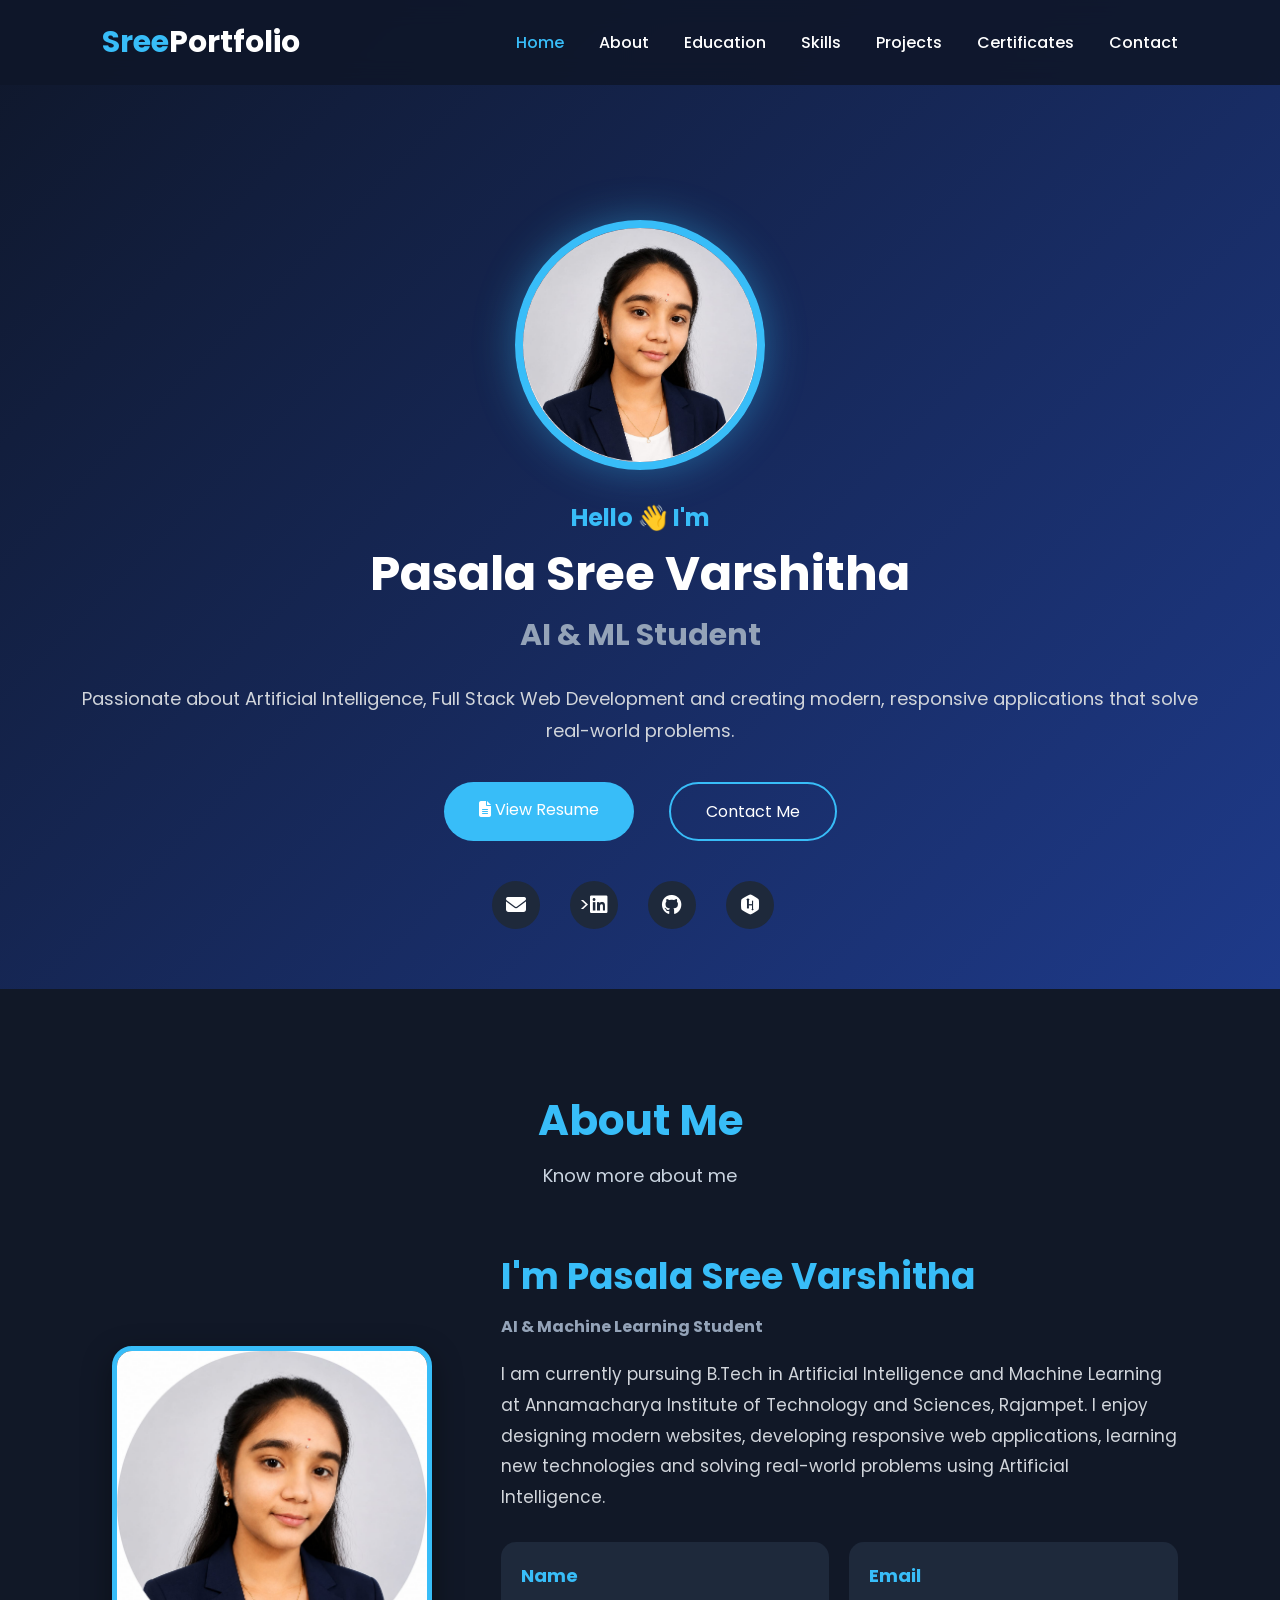
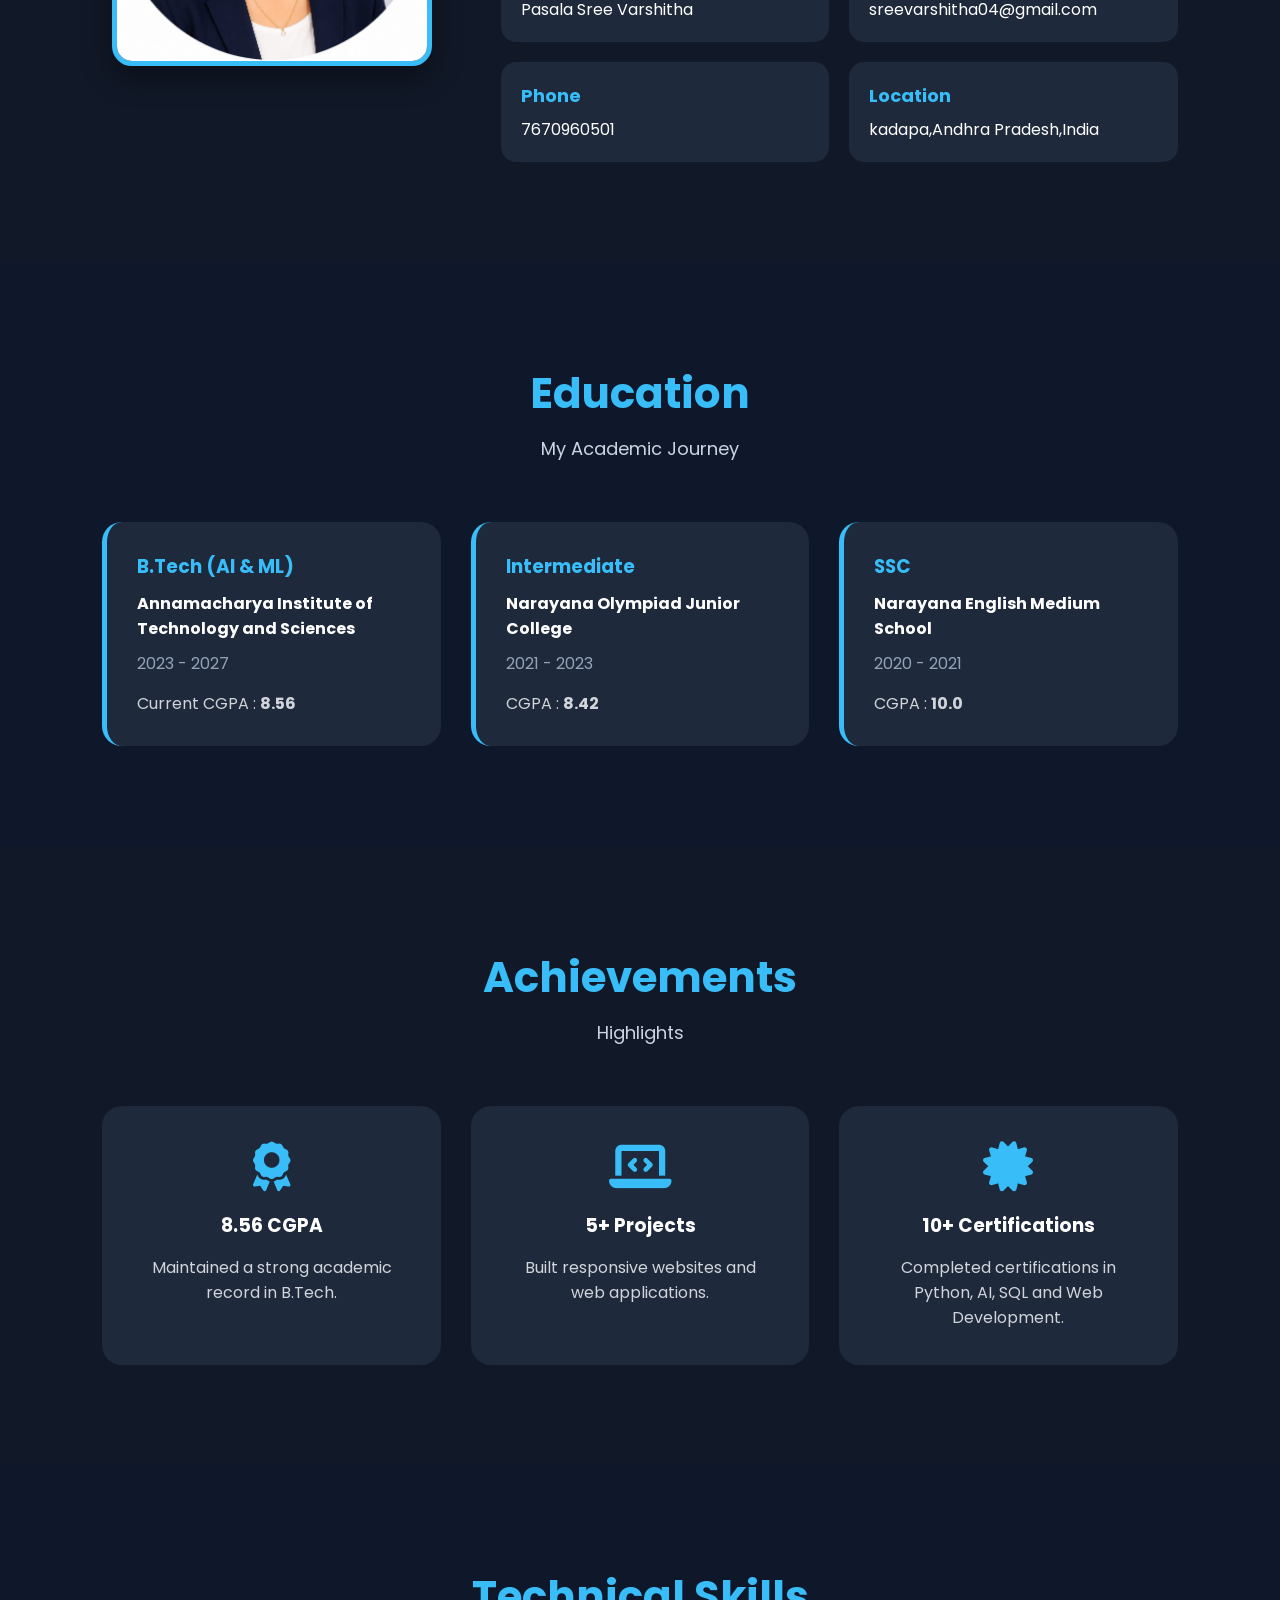
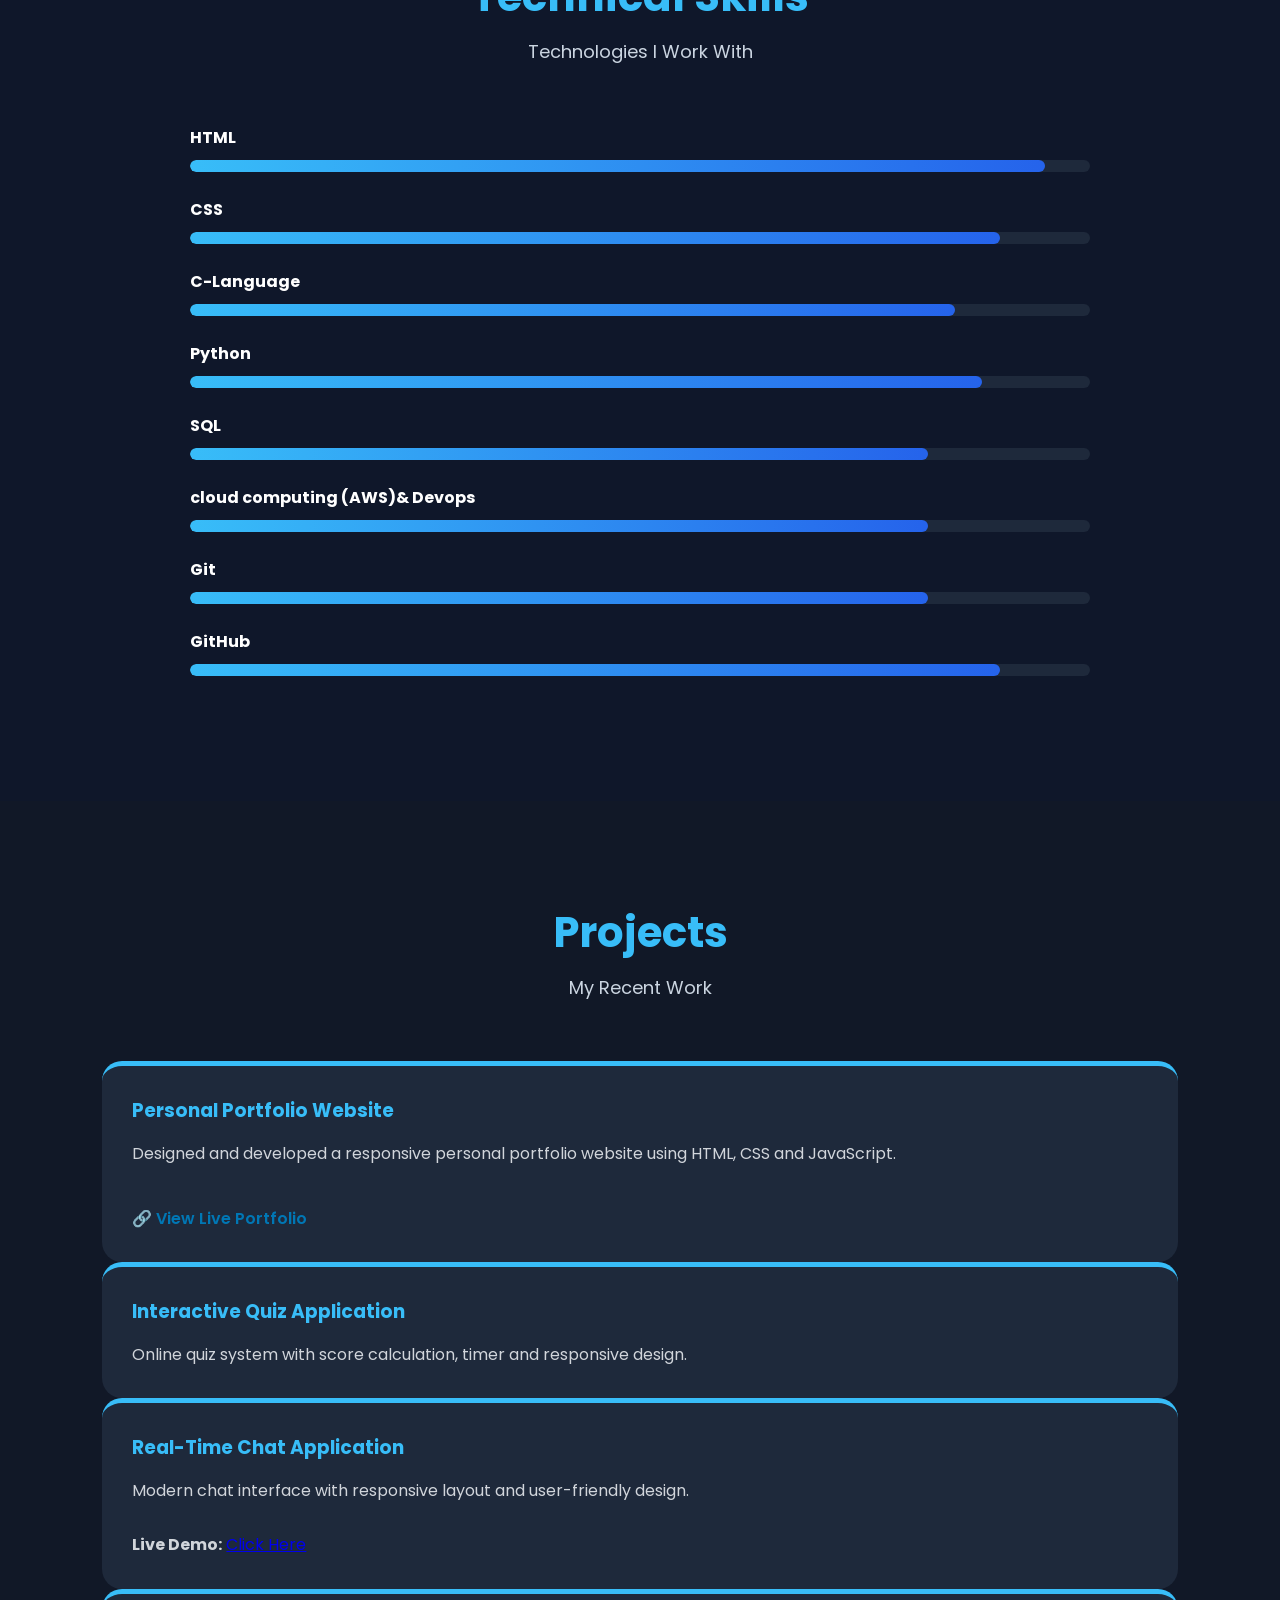
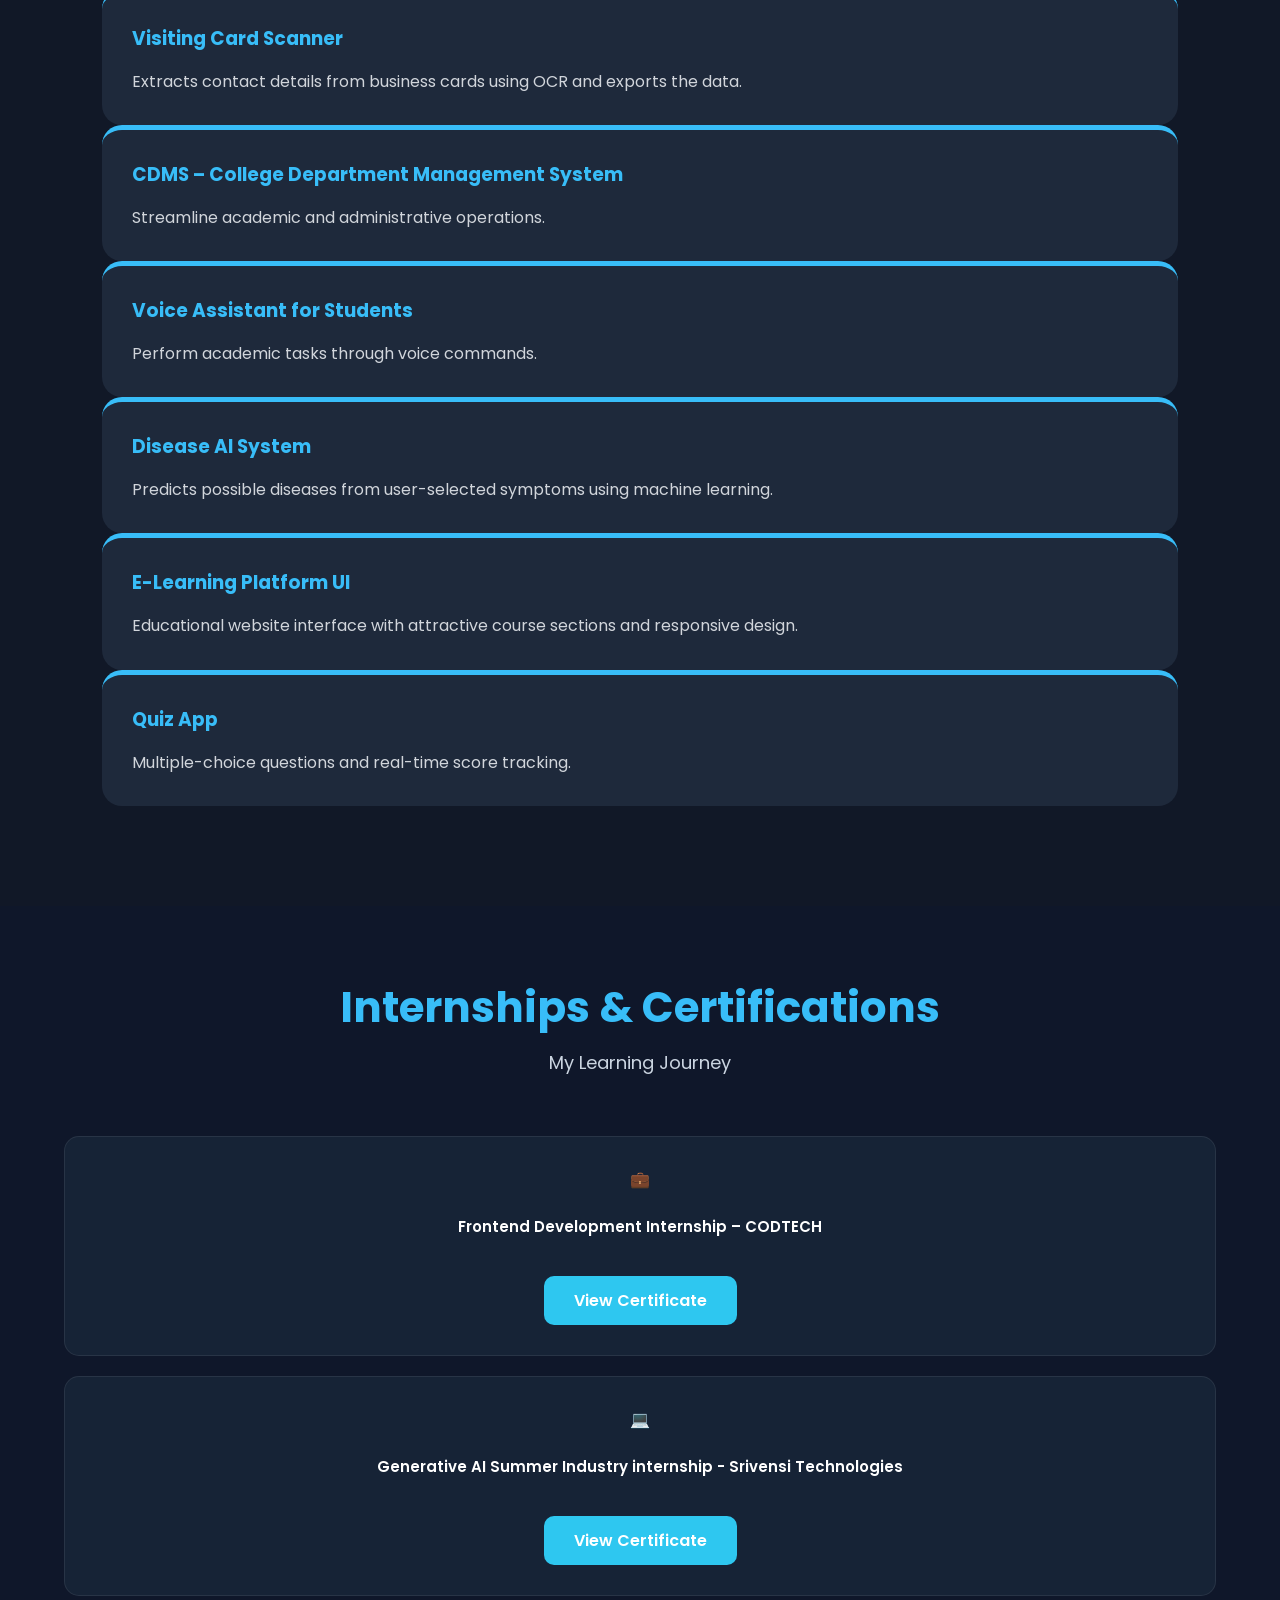
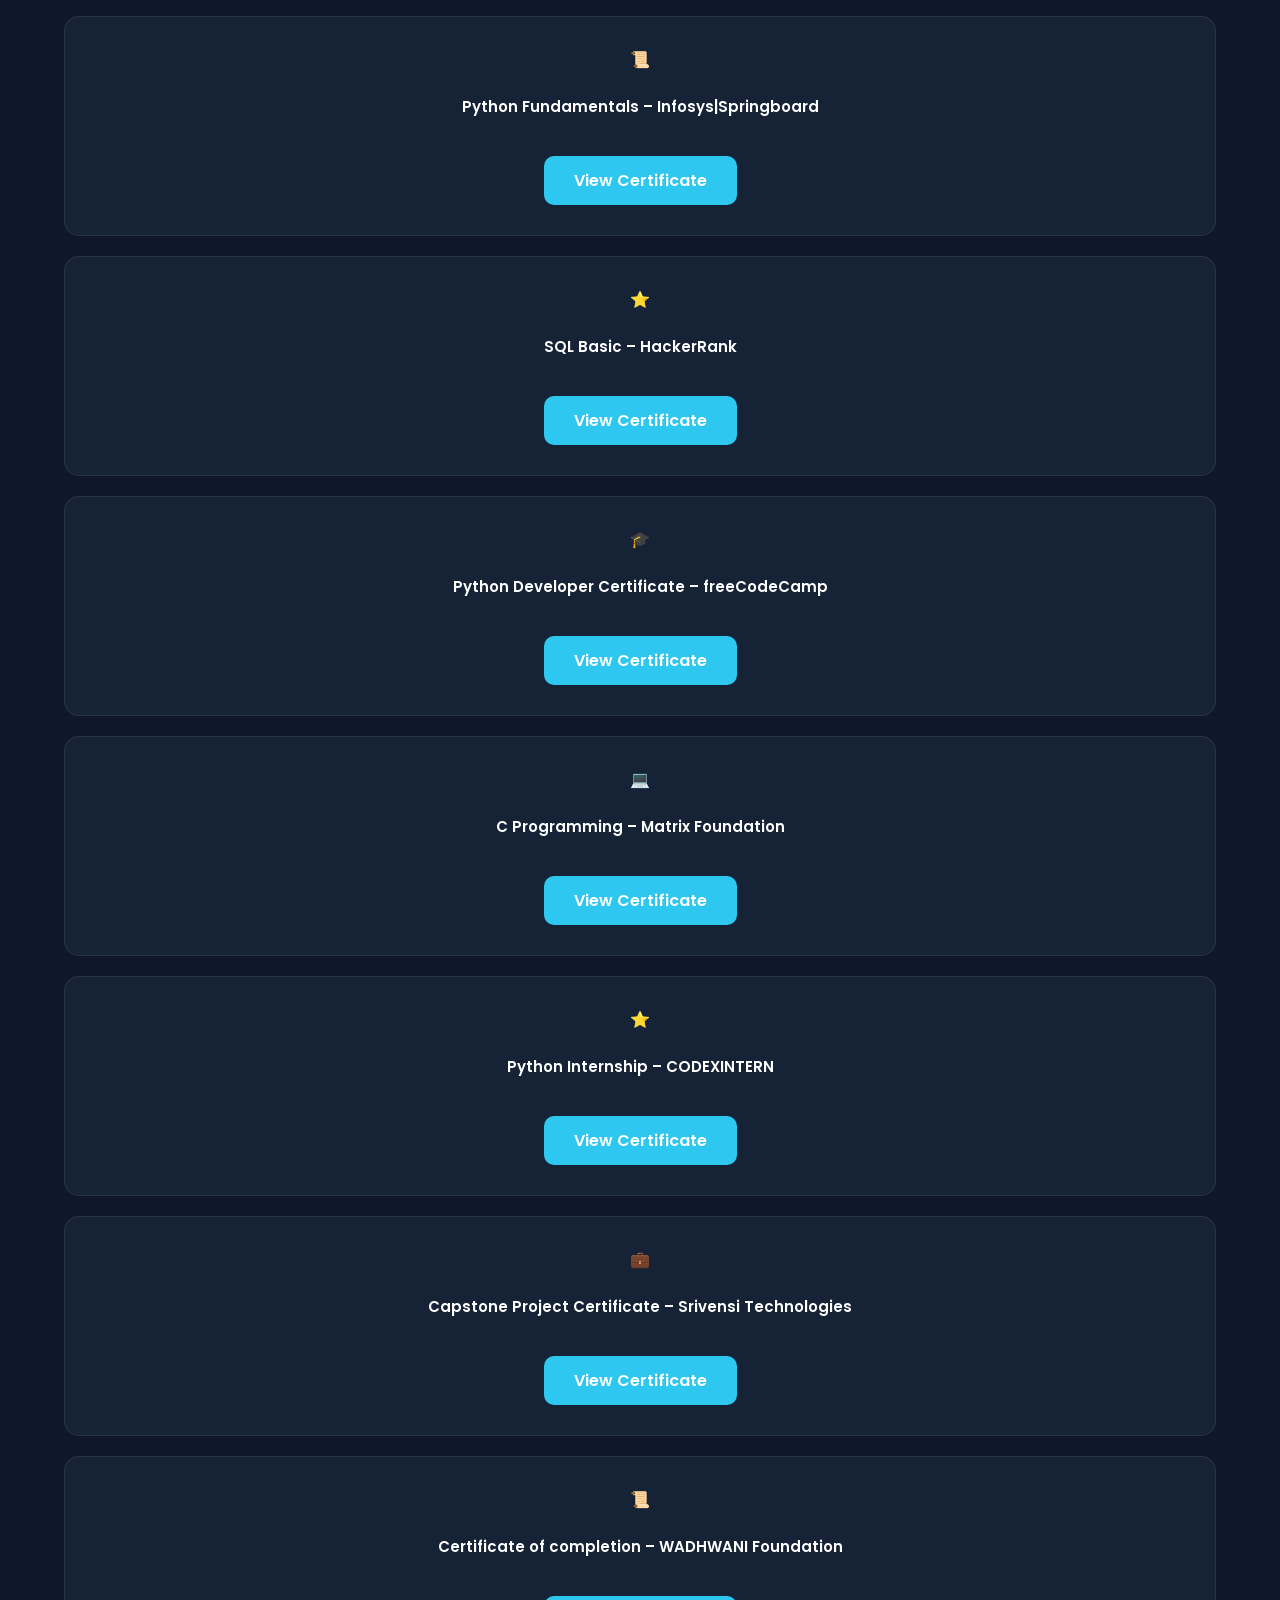
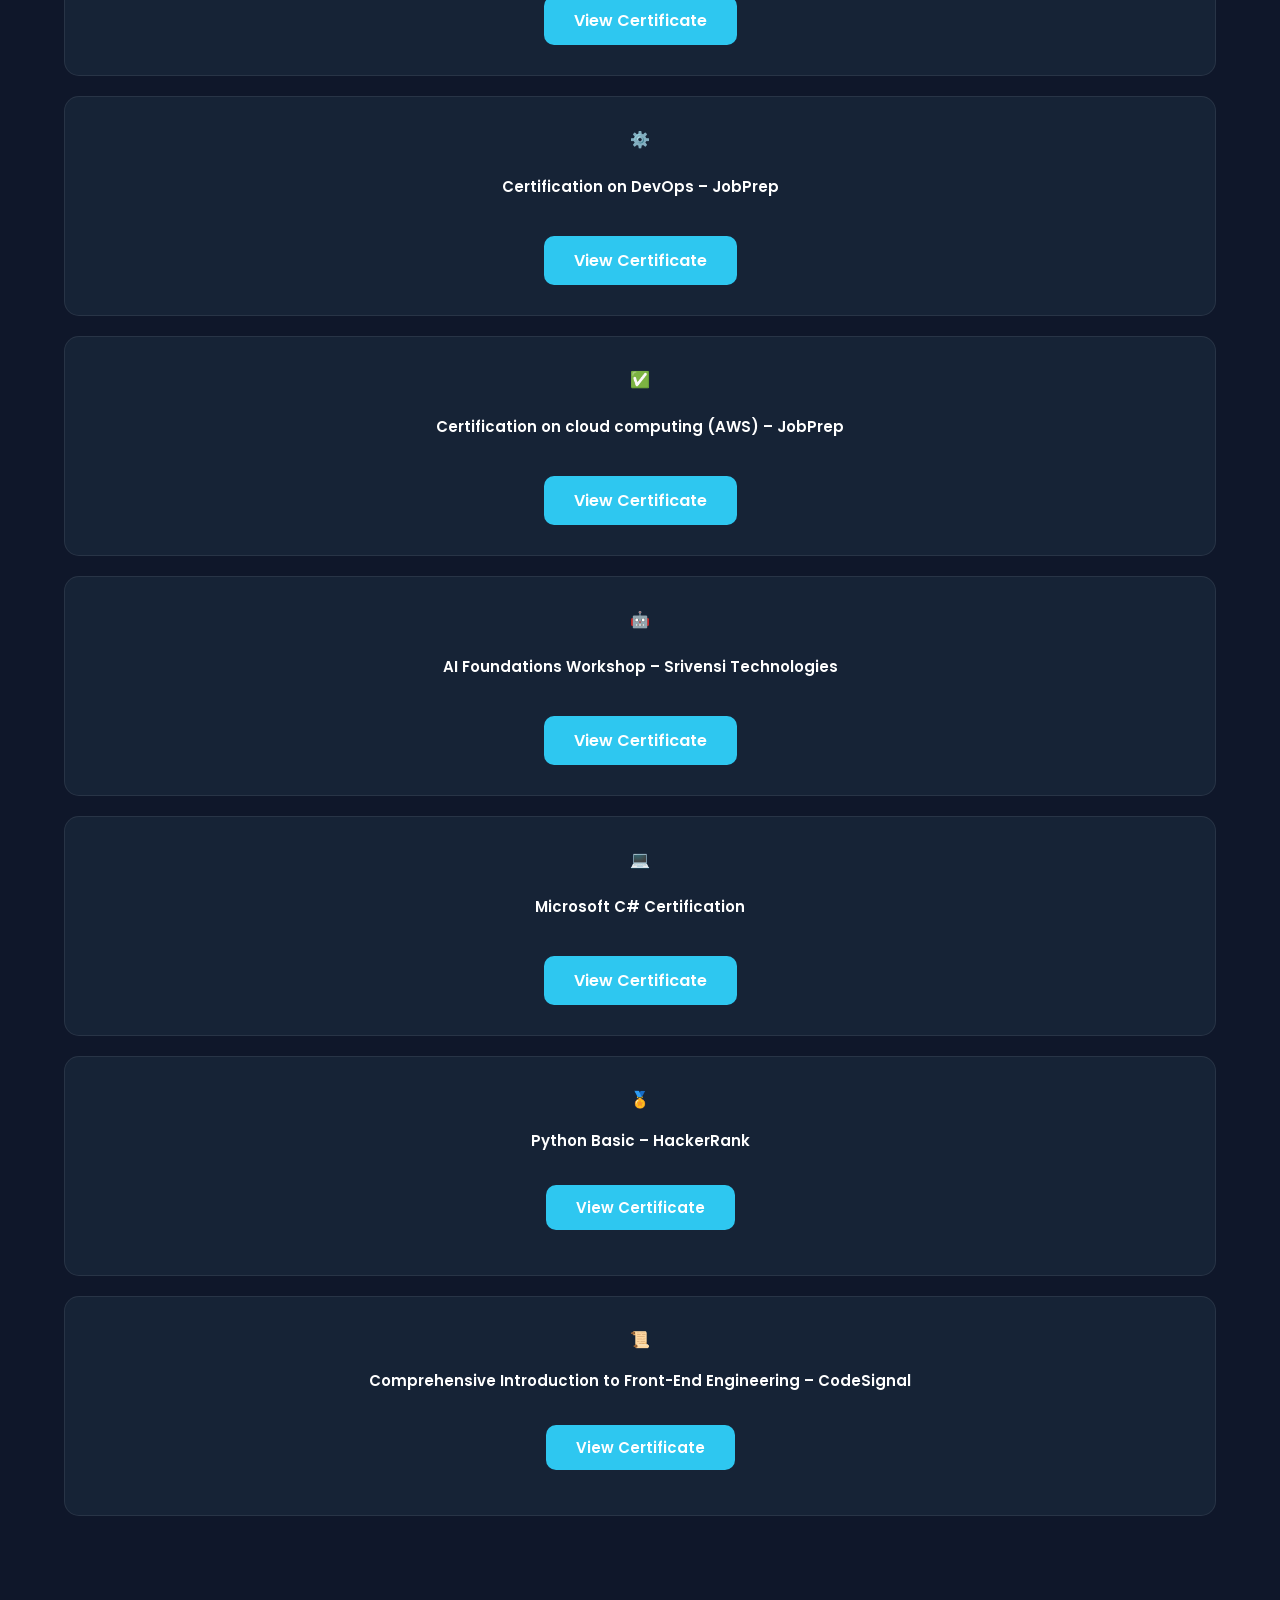
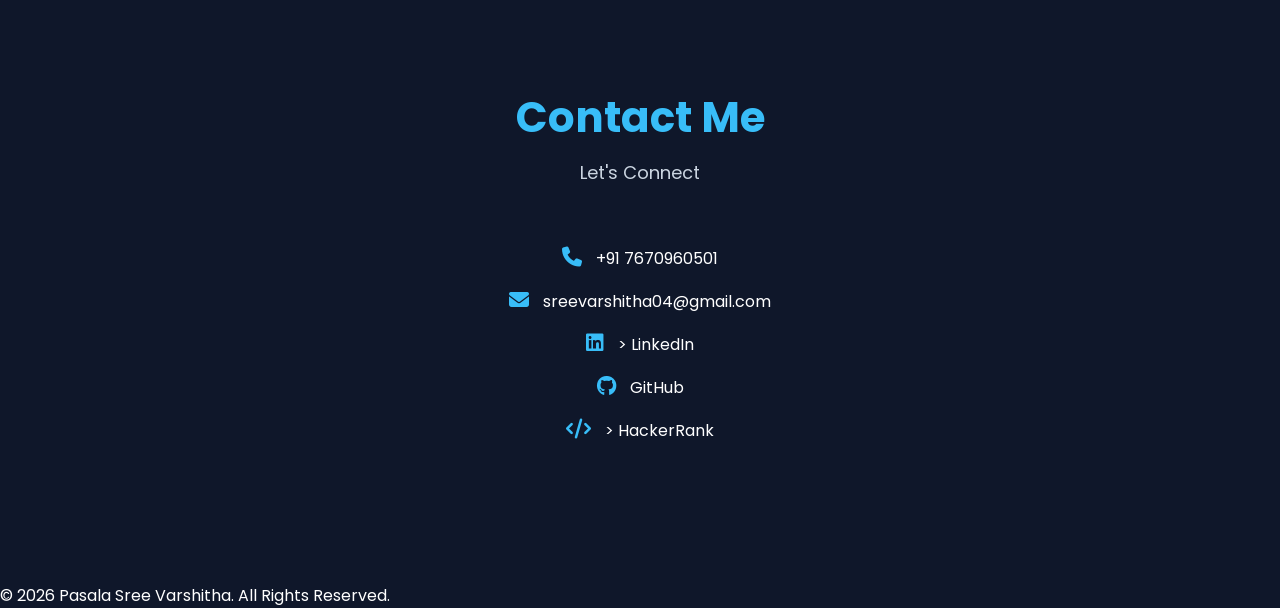
<file: index.html>
<!DOCTYPE html>
<html lang="en">

<head>
    <meta charset="UTF-8">
    <meta name="viewport" content="width=device-width, initial-scale=1.0">

    <title>Pasala Sree Varshitha | Portfolio</title>

    <link rel="stylesheet" href="style.css">

    <!-- Google Fonts -->
    <link href="https://fonts.googleapis.com/css2?family=Poppins:wght@300;400;500;600;700&display=swap"
        rel="stylesheet">

    <!-- Font Awesome -->
    <link rel="stylesheet"
        href="https://cdnjs.cloudflare.com/ajax/libs/font-awesome/6.7.2/css/all.min.css">
</head>

<body>

    <!-- ================= NAVBAR ================= -->

    <header>

        <div class="logo">
            <span>Sree</span>Portfolio
        </div>

        <nav>

            <ul>

                <li><a href="#home" class="active">Home</a></li>

                <li><a href="#about">About</a></li>

                <li><a href="#education">Education</a></li>

                <li><a href="#skills">Skills</a></li>

                <li><a href="#projects">Projects</a></li>

                <li><a href="#certificates">Certificates</a></li>

                <li><a href="#contact">Contact</a></li>

            </ul>

        </nav>

    </header>

    <!-- ================= HERO ================= -->

    <section id="home">

        <div class="hero-text">

            <h3>Hello 👋 I'm</h3>

            <h1>Pasala Sree Varshitha</h1>

            <h2>Artificial Intelligence & Machine Learning Student</h2>

            <p>

                Passionate about Artificial Intelligence,
                Full Stack Web Development and creating
                modern, responsive applications that solve
                real-world problems.

            </p>

            <div class="hero-buttons">

              <a href="resume.html" class="btn">
    <i class="fa-solid fa-file-lines"></i> View Resume
</a>

                <a href="#contact" class="btn2">

                    Contact Me

                </a>

            </div>

            <div class="social-icons">

                <a href="mailto:sreevarshitha04@gmail.com"
   aria-label="Send email to Sree Varshitha">
    <i class="fa-solid fa-envelope"></i>
</a>

                <a href="https://www.linkedin.com/in/sree-varshitha-b7a58634a"
                    target="_blank"rel="noopener noreferrer"aria-label="LinkedIn">
>

                    <i class="fa-brands fa-linkedin"></i>

                </a>

                <a href="https://share.google/8bji7VA4BEp9nvl1W"
                    target="_blank"rel="noopener noreferrer" aria-label="GitHub">

                    <i class="fa-brands fa-github"></i>

                </a>

                <a href="https://share.google/CAUwmeHQj0K6RYN7b"
                    target="_blank"rel="noopener noreferrer" aria-label="HackerRank">

                    <i class="fa-brands fa-hackerrank"></i>

                </a>

            </div>

        </div>

        <div class="hero-image">

            <img src="profile.jpeg"
                alt="Pasala Sree Varshitha">

        </div>

    </section>
	    <!-- ================= ABOUT ================= -->

    <section id="about">

        <div class="section-title">

            <h2>About Me</h2>

            <p>Know more about me</p>

        </div>

        <div class="about-container">

            <div class="about-image">

                <img src="profile.jpeg" alt="Profile">

            </div>

            <div class="about-content">

                <h3>I'm Pasala Sree Varshitha</h3>

                <h4>AI & Machine Learning Student</h4>

                <p>

                    I am currently pursuing B.Tech in Artificial Intelligence
                    and Machine Learning at Annamacharya Institute of
                    Technology and Sciences, Rajampet.

                    I enjoy designing modern websites, developing responsive
                    web applications, learning new technologies and solving
                    real-world problems using Artificial Intelligence.

                </p>

                <div class="about-details">

                    <div class="detail-box">

                        <h5>Name</h5>

                        <span>Pasala Sree Varshitha</span>

                    </div>

                    <div class="detail-box">

                        <h5>Email</h5>

                        <span>sreevarshitha04@gmail.com</span>

                    </div>

                    <div class="detail-box">

                        <h5>Phone</h5>

                        <span>7670960501</span>

                    </div>

                    <div class="detail-box">

                        <h5>Location</h5>

                        <span>kadapa,Andhra Pradesh,India</span>

                    </div>

                </div>

            </div>

        </div>

    </section>


    <!-- ================= EDUCATION ================= -->

    <section id="education">

        <div class="section-title">

            <h2>Education</h2>

            <p>My Academic Journey</p>

        </div>

        <div class="education-container">

            <div class="education-card">

                <h3>B.Tech (AI & ML)</h3>

                <h4>Annamacharya Institute of Technology and Sciences</h4>

                <span>2023 - 2027</span>

                <p>Current CGPA : <strong>8.56</strong></p>

            </div>

            <div class="education-card">

                <h3>Intermediate</h3>

                <h4>Narayana Olympiad Junior College</h4>

                <span>2021 - 2023</span>

                <p>CGPA : <strong>8.42</strong></p>

            </div>

            <div class="education-card">

                <h3>SSC</h3>

                <h4>Narayana English Medium School</h4>

                <span>2020 - 2021</span>

                <p>CGPA : <strong>10.0</strong></p>

            </div>

        </div>

    </section>


    <!-- ================= ACHIEVEMENTS ================= -->

    <section id="achievements">

        <div class="section-title">

            <h2>Achievements</h2>

            <p>Highlights</p>

        </div>

        <div class="achievement-container">

            <div class="achievement-card">

                <i class="fa-solid fa-award"></i>

                <h3>8.56 CGPA</h3>

                <p>Maintained a strong academic record in B.Tech.</p>

            </div>

            <div class="achievement-card">

                <i class="fa-solid fa-laptop-code"></i>

                <h3>5+ Projects</h3>

                <p>Built responsive websites and web applications.</p>

            </div>

            <div class="achievement-card">

                <i class="fa-solid fa-certificate"></i>

                <h3>10+ Certifications</h3>

                <p>Completed certifications in Python, AI, SQL and Web Development.</p>

            </div>

        </div>

    </section>
	    <!-- ================= SKILLS ================= -->

    <section id="skills">

        <div class="section-title">

            <h2>Technical Skills</h2>

            <p>Technologies I Work With</p>

        </div>

        <div class="skills-container">

            <div class="skill">
                <h4>HTML</h4>
                <div class="progress">
                    <div class="progress-bar html"></div>
                </div>
            </div>

            <div class="skill">
                <h4>CSS</h4>
                <div class="progress">
                    <div class="progress-bar css"></div>
                </div>
            </div>

            <div class="skill">
                <h4>C-Language</h4>
                <div class="progress">
                    <div class="progress-bar js"></div>
                </div>
            </div>

            <div class="skill">
                <h4>Python</h4>
                <div class="progress">
                    <div class="progress-bar python"></div>
                </div>
            </div>

            <div class="skill">
                <h4>SQL</h4>
                <div class="progress">
                    <div class="progress-bar sql"></div>
                </div>
            </div>
			<div class="skill">
                <h4>cloud computing (AWS)& Devops</h4>
                <div class="progress">
                    <div class="progress-bar sql"></div>
                </div>
            </div>
			<div class="skill">
                <h4>Git</h4>
                <div class="progress">
                    <div class="progress-bar sql"></div>
                </div>
            </div>
		

            <div class="skill">
                <h4>GitHub</h4>
                <div class="progress">
                    <div class="progress-bar github"></div>
                </div>
            </div>

        </div>

    </section>


    <!-- ================= PROJECTS ================= -->

    <section id="projects">

        <div class="section-title">

            <h2>Projects</h2>

            <p>My Recent Work</p>

        </div>

        <div class="projects-container">

    <div class="project-card">

        <h3>Personal Portfolio Website</h3>

        <p>
            Designed and developed a responsive personal portfolio
            website using HTML, CSS and JavaScript.
            <br><br>
            <a href="https://my-portfolio-three-bice-83.vercel.app/"
               target="_blank"
               rel="noopener noreferrer"
               class="project-link">
                🔗 View Live Portfolio
            </a>
        </p>

    </div>

</div>
            <div class="project-card">

                <h3>Interactive Quiz Application</h3>

                <p>
                    Online quiz system with score calculation,
                    timer and responsive design.
                </p>

            </div>

            <div class="project-card">
    <h3>Real-Time Chat Application</h3>

    <p>
        Modern chat interface with responsive layout
        and user-friendly design.
        <br><br>
        <strong>Live Demo:</strong>
        <a href="https://syncchat-1.vercel.app/" target="_blank">
            Click Here
        </a>
    </p>
</div>
		<div class="project-card">

                <h3>Visiting Card Scanner</h3>

                <p>
                  Extracts contact details from business cards using OCR and exports the data.
                </p>

            </div>
		<div class="project-card">

                <h3>CDMS – College Department Management System</h3>

                <p>
                    Streamline academic and administrative operations.
                </p>

            </div>
		<div class="project-card">

                <h3>Voice Assistant for Students </h3>

                <p>
                    Perform academic tasks through voice commands.
                </p>

            </div>
		<div class="project-card">

                <h3>Disease AI System</h3>

                <p>
					Predicts possible diseases from user-selected symptoms using machine learning.
                </p>

            </div>


            <div class="project-card">

                <h3>E-Learning Platform UI</h3>

                <p>
                    Educational website interface with attractive
                    course sections and responsive design.
                </p>

            </div>
		<div class="project-card">

                <h3>Quiz App</h3>

                <p>
                  Multiple-choice questions and real-time score tracking.
                </p>

            </div>

        </div>

    </section>


    <!-- ================= CERTIFICATIONS ================= -->

    <section id="certificates">

        <div class="section-title">

            <h2>Internships & Certifications</h2>

            <p>My Learning Journey</p>

        </div>

        <div class="certificate-container">

            <div class="certificate-card">
			<div class="certificate-icon"> 💼 </div>

    <h3>Frontend Development Internship – CODTECH</h3>

    <a href="codtech.jpeg"
       target="_blank"
       rel="noopener noreferrer"
       class="certificate-btn">
        View Certificate
    </a>

</div>
<div class="certificate-card">
<div class="certificate-icon"> 💻 </div>

    <h3>Generative AI Summer Industry internship - Srivensi Technologies</h3>

    <a href="gen ai.jpeg"
       target="_blank"
       rel="noopener noreferrer"
       class="certificate-btn">
        View Certificate
    </a>

</div>
<div class="certificate-card">
<div class="certificate-icon"> 📜 </div>

    <h3>Python Fundamentals – Infosys|Springboard</h3>

    <a href="python fundamentals.jpeg"
       target="_blank"
       rel="noopener noreferrer"
       class="certificate-btn">
        View Certificate
    </a>

</div>

            <div class="certificate-card">
			<div class="certificate-icon"> ⭐ </div>

    <h3>SQL Basic – HackerRank</h3>

    <a href="sql hackerrank.jpeg"
       target="_blank"
       rel="noopener noreferrer"
       class="certificate-btn">
        View Certificate
    </a>

</div>
			<div class="certificate-card">
			<div class="certificate-icon"> 🎓 </div>

    <h3>Python Developer Certificate – freeCodeCamp</h3>

    <a href="freecodecamp.jpeg"
       target="_blank"
       rel="noopener noreferrer"
       class="certificate-btn">
        View Certificate
    </a>

</div>

            <div class="certificate-card">
			<div class="certificate-icon"> 💻 </div>

    <h3>C Programming – Matrix Foundation</h3>

    <a href="c.jpeg"
       target="_blank"
       rel="noopener noreferrer"
       class="certificate-btn">
        View Certificate
    </a>

</div>
			<div class="certificate-card">
			<div class="certificate-icon"> ⭐ </div>

    <h3>Python Internship – CODEXINTERN</h3>

    <a href="python certificate.jpeg"
       target="_blank"
       rel="noopener noreferrer"
       class="certificate-btn">
        View Certificate
    </a>
	</div>
			<div class="certificate-card">
			<div class="certificate-icon"> 💼 </div>

    <h3>Capstone Project Certificate – Srivensi Technologies</h3>

    <a href="capstone.jpeg"
       target="_blank"
       rel="noopener noreferrer"
       class="certificate-btn">
        View Certificate
    </a>
	</div>
	<div class="certificate-card">
			<div class="certificate-icon"> 📜 </div>

    <h3>Certificate of completion – WADHWANI Foundation</h3>

    <a href="wadhwani.jpeg"
       target="_blank"
       rel="noopener noreferrer"
       class="certificate-btn">
        View Certificate
    </a>
	</div>
	<div class="certificate-card">
	<div class="certificate-icon"> ⚙️ </div>

    <h3>Certification on DevOps – JobPrep</h3>
	

    <a href="devops.jpeg"
       target="_blank"
       rel="noopener noreferrer"
       class="certificate-btn">
        View Certificate
    </a>

</div>
			<div class="certificate-card">
			<div class="certificate-icon"> ✅ </div>

    <h3>Certification on cloud computing (AWS) – JobPrep</h3>

    <a href="aws.jpeg"
       target="_blank"
       rel="noopener noreferrer"
       class="certificate-btn">
        View Certificate
    </a>

</div>

            <div class="certificate-card">
			<div class="certificate-icon">🤖</div>
                <h3>AI Foundations Workshop – Srivensi Technologies</h3>
				<a href="ai.jpeg"
       target="_blank"
       rel="noopener noreferrer"
       class="certificate-btn">
        View Certificate
    </a>
				
            </div>

            <div class="certificate-card">
			<div class="certificate-icon"> 💻 </div>
                <h3>Microsoft C# Certification</h3>
				<a href="microsoft.jpeg"
       target="_blank"
       rel="noopener noreferrer"
       class="certificate-btn">
        View Certificate
    </a>
				
            </div>
			<div class="certificate-card">
			<div class="certificate-icon"> 🏅  </div>
                <h3>Python Basic – HackerRank<h3>
				<a href="basic.jpeg"
       target="_blank"
       rel="noopener noreferrer"
       class="certificate-btn">
        View Certificate
    </a>
				
            </div>
			<div class="certificate-card">
			<div class="certificate-icon"> 📜 </div>
                <h3>Comprehensive Introduction to Front-End Engineering – CodeSignal<h3>
				
				<a href="comprehensive.jpeg"
       target="_blank"
       rel="noopener noreferrer"
       class="certificate-btn">
        View Certificate
    </a>
            </div>
			

        </div>

    </section>


    
   <!-- ================= CONTACT ================= -->

<section id="contact">

    <div class="section-title">
        <h2>Contact Me</h2>
        <p>Let's Connect</p>
    </div>

    <div class="contact-container">

        <p>
            <i class="fa-solid fa-phone"></i>
            <a href="tel:+917670960501">+91 7670960501</a>
        </p>

        <p>
    <i class="fa-solid fa-envelope"></i>
    <a href="mailto:sreevarshitha04@gmail.com" aria-label="Send email to Sree Varshitha">
        sreevarshitha04@gmail.com
    </a>
</p>

        <p>
            <i class="fa-brands fa-linkedin"></i>
            <a href="https://www.linkedin.com/in/sree-varshitha-b7a58634a?utm_source=share_via&utm_content=profile&utm_medium=member_android"
               target="_blank"rel="noopener noreferrer" aria-label="LinkedIn">
>
                LinkedIn
            </a>
        </p>

        <p>
            <i class="fa-brands fa-github"></i>
            <a href="https://share.google/eq5uUzHK93ixvGfEd"
               target="_blank"rel="noopener noreferrer" aria-label="GitHub">
                GitHub
            </a>
        </p>

        <p>
            <i class="fa-solid fa-code"></i>
            <a href="https://share.google/JbVIB9ALL8WLJmzv3"
               target="_blank"rel="noopener noreferrer" aria-label="HakerRank">>
                HackerRank
            </a>
        </p>

    </div>

</section>
    <!-- ================= FOOTER ================= -->

    <footer>

        <p>
            © 2026 Pasala Sree Varshitha. All Rights Reserved.
        </p>

    </footer>

    <script src="script.js"></script>

</body>

</html>
</file>
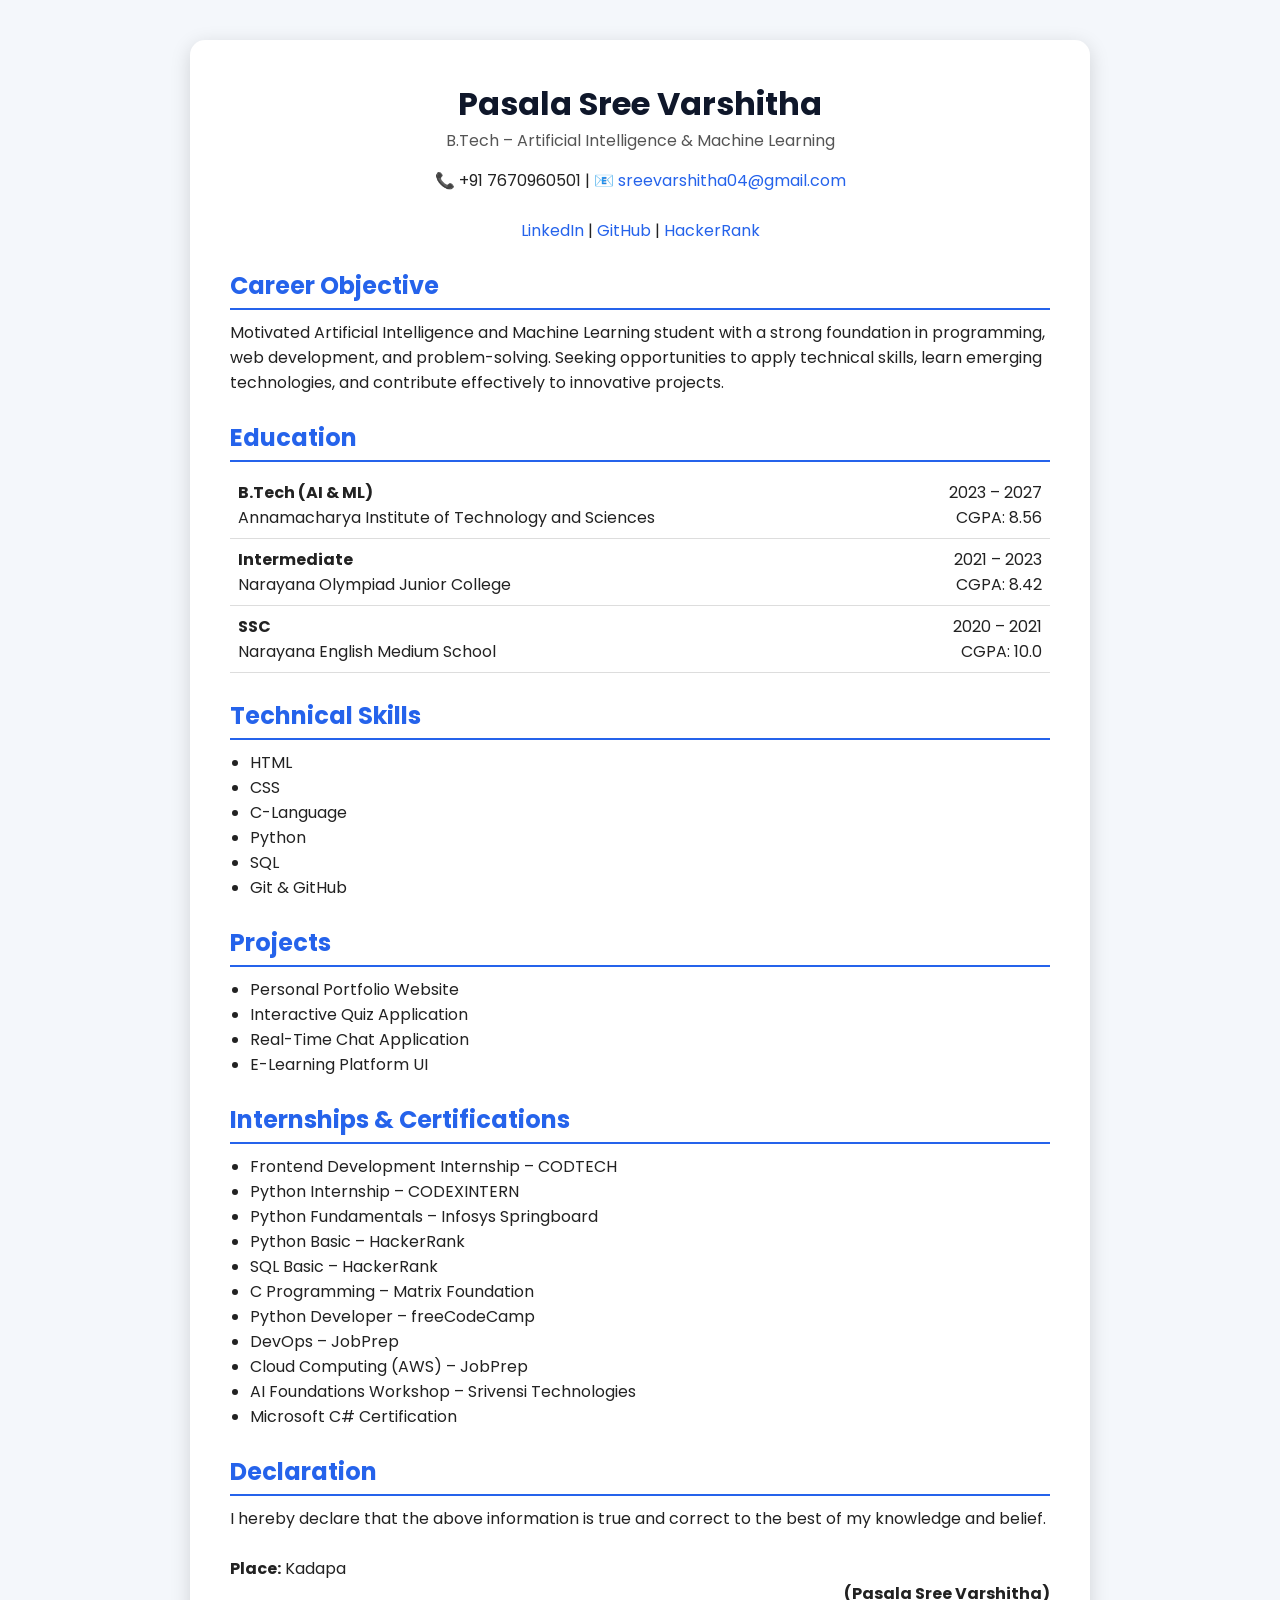
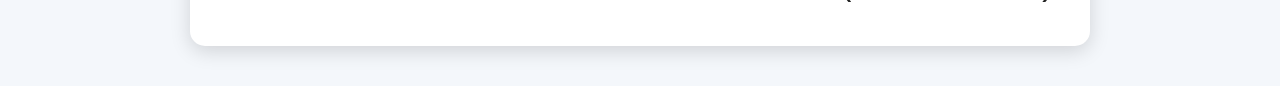
<file: resume.html>
<!DOCTYPE html>
<html lang="en">
<head>
<meta charset="UTF-8">
<meta name="viewport" content="width=device-width, initial-scale=1.0">
<title>Pasala Sree Varshitha | Resume</title>

<link href="https://fonts.googleapis.com/css2?family=Poppins:wght@300;400;500;600;700&display=swap" rel="stylesheet">

<style>
*{
    margin:0;
    padding:0;
    box-sizing:border-box;
    font-family:'Poppins',sans-serif;
}

body{
    background:#f4f7fb;
    padding:40px;
    color:#222;
}

.resume{
    max-width:900px;
    margin:auto;
    background:#fff;
    padding:40px;
    border-radius:15px;
    box-shadow:0 5px 20px rgba(0,0,0,.15);
}

h1{
    text-align:center;
    color:#0f172a;
}

.subtitle{
    text-align:center;
    color:#555;
    margin-bottom:15px;
}

.contact{
    text-align:center;
    margin-bottom:25px;
}

.contact a{
    color:#2563eb;
    text-decoration:none;
}

h2{
    color:#2563eb;
    margin-top:25px;
    margin-bottom:10px;
    border-bottom:2px solid #2563eb;
    padding-bottom:5px;
}

ul{
    padding-left:20px;
}

table{
    width:100%;
    border-collapse:collapse;
}

table td{
    padding:8px;
    border-bottom:1px solid #ddd;
}

.right{
    text-align:right;
}
</style>
</head>

<body>

<div class="resume">

<h1>Pasala Sree Varshitha</h1>

<p class="subtitle">
B.Tech – Artificial Intelligence & Machine Learning
</p>

<div class="contact">
📞 +91 7670960501 |
📧 <a href="mailto:sreevarshitha04@gmail.com">sreevarshitha04@gmail.com</a><br><br>

<a href="https://www.linkedin.com/in/sree-varshitha-b7a58634a" target="_blank">LinkedIn</a> |
<a href="https://github.com/Sree-Varshitha2" target="_blank">GitHub</a> |
<a href="https://www.hackerrank.com/profile/sreevarshitha04" target="_blank">HackerRank</a>
</div>

<h2>Career Objective</h2>

<p>
Motivated Artificial Intelligence and Machine Learning student with a strong foundation in programming, web development, and problem-solving. Seeking opportunities to apply technical skills, learn emerging technologies, and contribute effectively to innovative projects.
</p>

<h2>Education</h2>

<table>
<tr>
<td><b>B.Tech (AI & ML)</b><br>Annamacharya Institute of Technology and Sciences</td>
<td class="right">2023 – 2027<br>CGPA: 8.56</td>
</tr>

<tr>
<td><b>Intermediate</b><br>Narayana Olympiad Junior College</td>
<td class="right">2021 – 2023<br>CGPA: 8.42</td>
</tr>

<tr>
<td><b>SSC</b><br>Narayana English Medium School</td>
<td class="right">2020 – 2021<br>CGPA: 10.0</td>
</tr>
</table>

<h2>Technical Skills</h2>

<ul>
<li>HTML</li>
<li>CSS</li>
<li>C-Language</li>
<li>Python</li>
<li>SQL</li>
<li>Git & GitHub</li>
</ul>

<h2>Projects</h2>

<ul>
<li>Personal Portfolio Website</li>
<li>Interactive Quiz Application</li>
<li>Real-Time Chat Application</li>
<li>E-Learning Platform UI</li>
</ul>

<h2>Internships & Certifications</h2>

<ul>
<li>Frontend Development Internship – CODTECH</li>
<li>Python Internship – CODEXINTERN</li>
<li>Python Fundamentals – Infosys Springboard</li>
<li>Python Basic – HackerRank</li>
<li>SQL Basic – HackerRank</li>
<li>C Programming – Matrix Foundation</li>
<li>Python Developer – freeCodeCamp</li>
<li>DevOps – JobPrep</li>
<li>Cloud Computing (AWS) – JobPrep</li>
<li>AI Foundations Workshop – Srivensi Technologies</li>
<li>Microsoft C# Certification</li>
</ul>

<h2>Declaration</h2>

<p>
I hereby declare that the above information is true and correct to the best of my knowledge and belief.
</p>

<br>

<p><b>Place:</b> Kadapa</p>

<p style="text-align:right;">
<b>(Pasala Sree Varshitha)</b>
</p>

</div>

</body>
</html>
</file>
<file: style.css>
/* ==========================
   GOOGLE FONT
========================== */

@import url('https://fonts.googleapis.com/css2?family=Poppins:wght@300;400;500;600;700&display=swap');
html,
body{
    width:100%;
    overflow-x:hidden;
}

*{
    margin:0;
    padding:0;
    box-sizing:border-box;
    max-width:100%;
}

*{
    margin:0;
    padding:0;
    box-sizing:border-box;
    font-family:'Poppins',sans-serif;
    scroll-behavior:smooth;
}

body{
    background:#0f172a;
    color:#fff;
    overflow-x:hidden;
}

/* ==========================
   NAVIGATION
========================== */

header{
    width:100%;
    position:fixed;
    top:0;
    left:0;
    padding:20px 8%;
    display:flex;
    justify-content:space-between;
    align-items:center;
    background:rgba(15,23,42,.9);

    -webkit-backdrop-filter: blur(12px);
    backdrop-filter: blur(12px);

    z-index:1000;
}

.logo{
    font-size:30px;
    font-weight:bold;
    color:white;
}

.logo span{
    color:#38bdf8;
}

nav ul{
    display:flex;
    list-style:none;
    gap:35px;
}

nav ul li a{
    color:white;
    text-decoration:none;
    font-weight:500;
    transition:.3s;
}

nav ul li a:hover,
nav ul li a.active{
    color:#38bdf8;
}

/* ==========================
   HERO SECTION
========================== */

#home{
    min-height:100vh;
    display:flex;
    justify-content:space-between;
    align-items:center;
    padding:120px 8%;
    background:linear-gradient(135deg,#0f172a,#1e3a8a);
}

.hero-text{
    width:55%;
}

.hero-text h3{
    font-size:28px;
    color:#38bdf8;
}

.hero-text h1{
    font-size:65px;
    margin:10px 0;
}

.hero-text h2{
    font-size:34px;
    color:#94a3b8;
}

.hero-text p{
    margin:25px 0;
    line-height:1.8;
    color:#d1d5db;
    font-size:18px;
}

.hero-buttons{
    margin-top:35px;
}

.btn{
    display:inline-block;
    padding:15px 35px;
    background:#38bdf8;
    color:#fff;
    text-decoration:none;
    border-radius:50px;
    margin-right:20px;
    transition:.4s;
}

.btn:hover{
    background:white;
    color:#2563eb;
}

.btn2{
    display:inline-block;
    padding:15px 35px;
    border:2px solid #38bdf8;
    color:white;
    text-decoration:none;
    border-radius:50px;
    transition:.4s;
}

.btn2:hover{
    background:#38bdf8;
}

/* ==========================
   SOCIAL ICONS
========================== */

.social-icons{
    margin-top:40px;
}

.social-icons a{
    width:48px;
    height:48px;
    display:inline-flex;
    justify-content:center;
    align-items:center;
    border-radius:50%;
    background:#1e293b;
    color:white;
    text-decoration:none;
    margin-right:15px;
    transition:.4s;
    font-size:20px;
}

.social-icons a:hover{
    background:#38bdf8;
    transform:translateY(-8px);
}

/* ==========================
   HERO IMAGE
========================== */

.hero-image{
    width:40%;
    display:flex;
    justify-content:center;
}

.hero-image img{
    width:370px;
    height:370px;
    border-radius:50%;
    border:8px solid #38bdf8;
    object-fit:cover;
    box-shadow:0 0 40px rgba(56,189,248,.4);
    transition:.5s;
}

.hero-image img:hover{
    transform:scale(1.05);
}

/* ==========================
   SECTION TITLE
========================== */

.section-title{
    text-align:center;
    margin-bottom:60px;
}

.section-title h2{
    font-size:42px;
    color:#38bdf8;
}

.section-title p{
    color:#cbd5e1;
    margin-top:10px;
    font-size:18px;
}

/* ==========================
   COMMON SECTION
========================== */

section{
    padding:100px 8%;
}
/* ==========================
   ABOUT SECTION
========================== */

#about{
    background:#111827;
}

.about-container{
    display:flex;
    justify-content:space-between;
    align-items:center;
    gap:60px;
    flex-wrap:wrap;
}

.about-image{
    flex:1;
    display:flex;
    justify-content:center;
}

.about-image img{
    width:320px;
    height:320px;
    border-radius:20px;
    object-fit:cover;
    border:5px solid #38bdf8;
    box-shadow:0 10px 30px rgba(0,0,0,.4);
}

.about-content{
    flex:2;
}

.about-content h3{
    font-size:36px;
    color:#38bdf8;
    margin-bottom:10px;
}

.about-content h4{
    color:#94a3b8;
    margin-bottom:20px;
}

.about-content p{
    color:#d1d5db;
    line-height:1.8;
    font-size:17px;
    margin-bottom:30px;
}

.about-details{
    display:grid;
    grid-template-columns:repeat(2,1fr);
    gap:20px;
}

.detail-box{
    background:#1e293b;
    padding:20px;
    border-radius:15px;
    transition:.4s;
}

.detail-box:hover{
    transform:translateY(-8px);
    background:#2563eb;
}

.detail-box h5{
    color:#38bdf8;
    margin-bottom:8px;
    font-size:18px;
}

.detail-box span{
    color:white;
}


/* ==========================
   EDUCATION
========================== */

#education{
    background:#0f172a;
}

.education-container{
    display:grid;
    grid-template-columns:repeat(auto-fit,minmax(300px,1fr));
    gap:30px;
}

.education-card{
    background:#1e293b;
    padding:30px;
    border-radius:20px;
    transition:.4s;
    border-left:5px solid #38bdf8;
}

.education-card:hover{
    transform:translateY(-10px);
    box-shadow:0 15px 30px rgba(56,189,248,.25);
}

.education-card h3{
    color:#38bdf8;
    margin-bottom:10px;
}

.education-card h4{
    color:white;
    margin-bottom:10px;
}

.education-card span{
    color:#94a3b8;
}

.education-card p{
    margin-top:15px;
    color:#d1d5db;
}


/* ==========================
   ACHIEVEMENTS
========================== */

#achievements{
    background:#111827;
}

.achievement-container{
    display:grid;
    grid-template-columns:repeat(auto-fit,minmax(250px,1fr));
    gap:30px;
}

.achievement-card{
    background:#1e293b;
    padding:35px;
    text-align:center;
    border-radius:20px;
    transition:.4s;
}

.achievement-card:hover{
    transform:translateY(-10px);
    background:#2563eb;
}

.achievement-card i{
    font-size:50px;
    color:#38bdf8;
    margin-bottom:20px;
}

.achievement-card:hover i{
    color:white;
}

.achievement-card h3{
    margin-bottom:15px;
    color:white;
}

.achievement-card p{
    color:#d1d5db;
}
/* ==========================
   SKILLS
========================== */

#skills{
    background:#0f172a;
}

.skills-container{
    max-width:900px;
    margin:auto;
}

.skill{
    margin-bottom:25px;
}

.skill h4{
    margin-bottom:10px;
    color:#fff;
}

.progress{
    width:100%;
    height:12px;
    background:#1e293b;
    border-radius:20px;
    overflow:hidden;
}

.progress-bar{
    height:100%;
    border-radius:20px;
    background:linear-gradient(90deg,#38bdf8,#2563eb);
}

.html{
    width:95%;
}

.css{
    width:90%;
}

.js{
    width:85%;
}

.python{
    width:88%;
}

.sql{
    width:82%;
}

.github{
    width:90%;
}


/* ==========================
   PROJECTS
========================== */

#projects{
    background:#111827;
}

.projects-container{
    display:grid;
    grid-template-columns:repeat(auto-fit,minmax(300px,1fr));
    gap:30px;
}

.project-card{
    background:#1e293b;
    padding:30px;
    border-radius:20px;
    transition:.4s;
    border-top:5px solid #38bdf8;
}

.project-card:hover{
    transform:translateY(-10px);
    box-shadow:0 15px 35px rgba(56,189,248,.3);
}

.project-card h3{
    color:#38bdf8;
    margin-bottom:15px;
}

.project-card p{
    color:#d1d5db;
    line-height:1.7;
}


/* ================= CERTIFICATES ================= */

.certificate-container{
    width: 100%;
    max-width: 1400px;
    margin: 50px auto 0;
    display: grid;
    grid-template-columns: repeat(4, 1fr);
    gap: 30px;
}
.contact-container a{
    color: white;
    text-decoration: none;
    transition: 0.3s;
}

.contact-container a:hover{
    color: #38bdf8;
}

.contact-container i{
    color: #38bdf8;
    margin-right: 10px;
    font-size: 20px;
}
.contact-container{
    display: flex;
    flex-direction: column;
    justify-content: center;
    align-items: center;
    text-align: center;
    gap: 18px;
    margin: 40px auto;
}

.certificate-card{
    background: #162336;
    border: 1px solid rgba(255,255,255,0.08);
    border-radius: 15px;
    padding: 30px 20px;
    text-align: center;
    min-height: 280px;

    display: flex;
    flex-direction: column;
    justify-content: space-between;
    align-items: center;

    transition: .3s;
}

.certificate-card:hover{
    transform: translateY(-8px);
    box-shadow: 0 10px 25px rgba(0,0,0,.35);
}

.certificate-card h3{
    color: #fff;
    font-size: 15px;      /* Reduced from 26px */
    font-weight: 600;
    line-height: 1.4;
    margin-bottom: 15px;
}

.certificate-btn{
    display:inline-block;
    padding:12px 30px;
    background:#2ec7f0;
    color:#fff;
    text-decoration:none;
    border-radius:10px;
    font-weight:600;
    transition:.3s;
}

.certificate-btn:hover{
    background:#169fd2;
}

/* Mobile */
@media(max-width:1200px){
    .certificate-container{
        grid-template-columns:repeat(2,1fr);
    }
}

@media(max-width:700px){
    .certificate-container{
        grid-template-columns:1fr;
    }
}
/* ===== Mobile Header ===== */
@media screen and (max-width:768px){

    header{
        position:fixed;
        top:0;
        left:0;
        right:0;
        width:100%;
        display:flex;
        flex-direction:column;
        align-items:center;
        justify-content:center;
        padding:15px 10px;
    }

    .logo{
        width:100%;
        display:flex;
        justify-content:center;
        align-items:center;
        text-align:center;
        margin-bottom:10px;
        font-size:32px;
    }

    nav{
        width:100%;
    }

    nav ul{
        display:grid;
        grid-template-columns:repeat(3,1fr);
        width:100%;
        gap:10px;
        padding:0;
        margin:0;
        list-style:none;
    }

    nav ul li{
        display:flex;
        justify-content:center;
    }

    nav ul li a{
        font-size:15px;
        text-align:center;
    }
}

    /* Home Section */
    #home{
        flex-direction:column-reverse;
        text-align:center;
        padding:220px 5% 60px;
    }

    .hero-text{
        width:100%;
    }

    .hero-image{
        width:100%;
        display:flex;
        justify-content:center;
        margin-bottom:30px;
    }

    .hero-image img{
        width:250px;
        height:250px;
    }

    .hero-text h1{
        font-size:48px;
        line-height:1.2;
    }

    .hero-text h2{
        font-size:30px;
    }

    .hero-text h3{
        font-size:24px;
    }

    .hero-buttons,
    .social-icons{
        display:flex;
        justify-content:center;
        flex-wrap:wrap;
        gap:15px;
    }
/* Certificates Mobile */
#certificates{
    display:block;
    padding:70px 5%;
}

.certificate-container{
    display:grid;
    grid-template-columns:1fr;
    gap:20px;
    width:100%;
}

.certificate-card{
    width:100%;
    min-height:220px;
}
}
.project-card a {
    color: #0077b5;
    text-decoration: none;
    font-weight: 600;
}

.project-card a:hover {
    text-decoration: underline;
}
.project-link {
    display: inline-block;
    margin-top: 10px;
    color: #0077b5;
    font-weight: 600;
    text-decoration: none;
    transition: color 0.3s ease;
}

.project-link:hover {
    color: #005582;
    text-decoration: underline;
}
</file>
